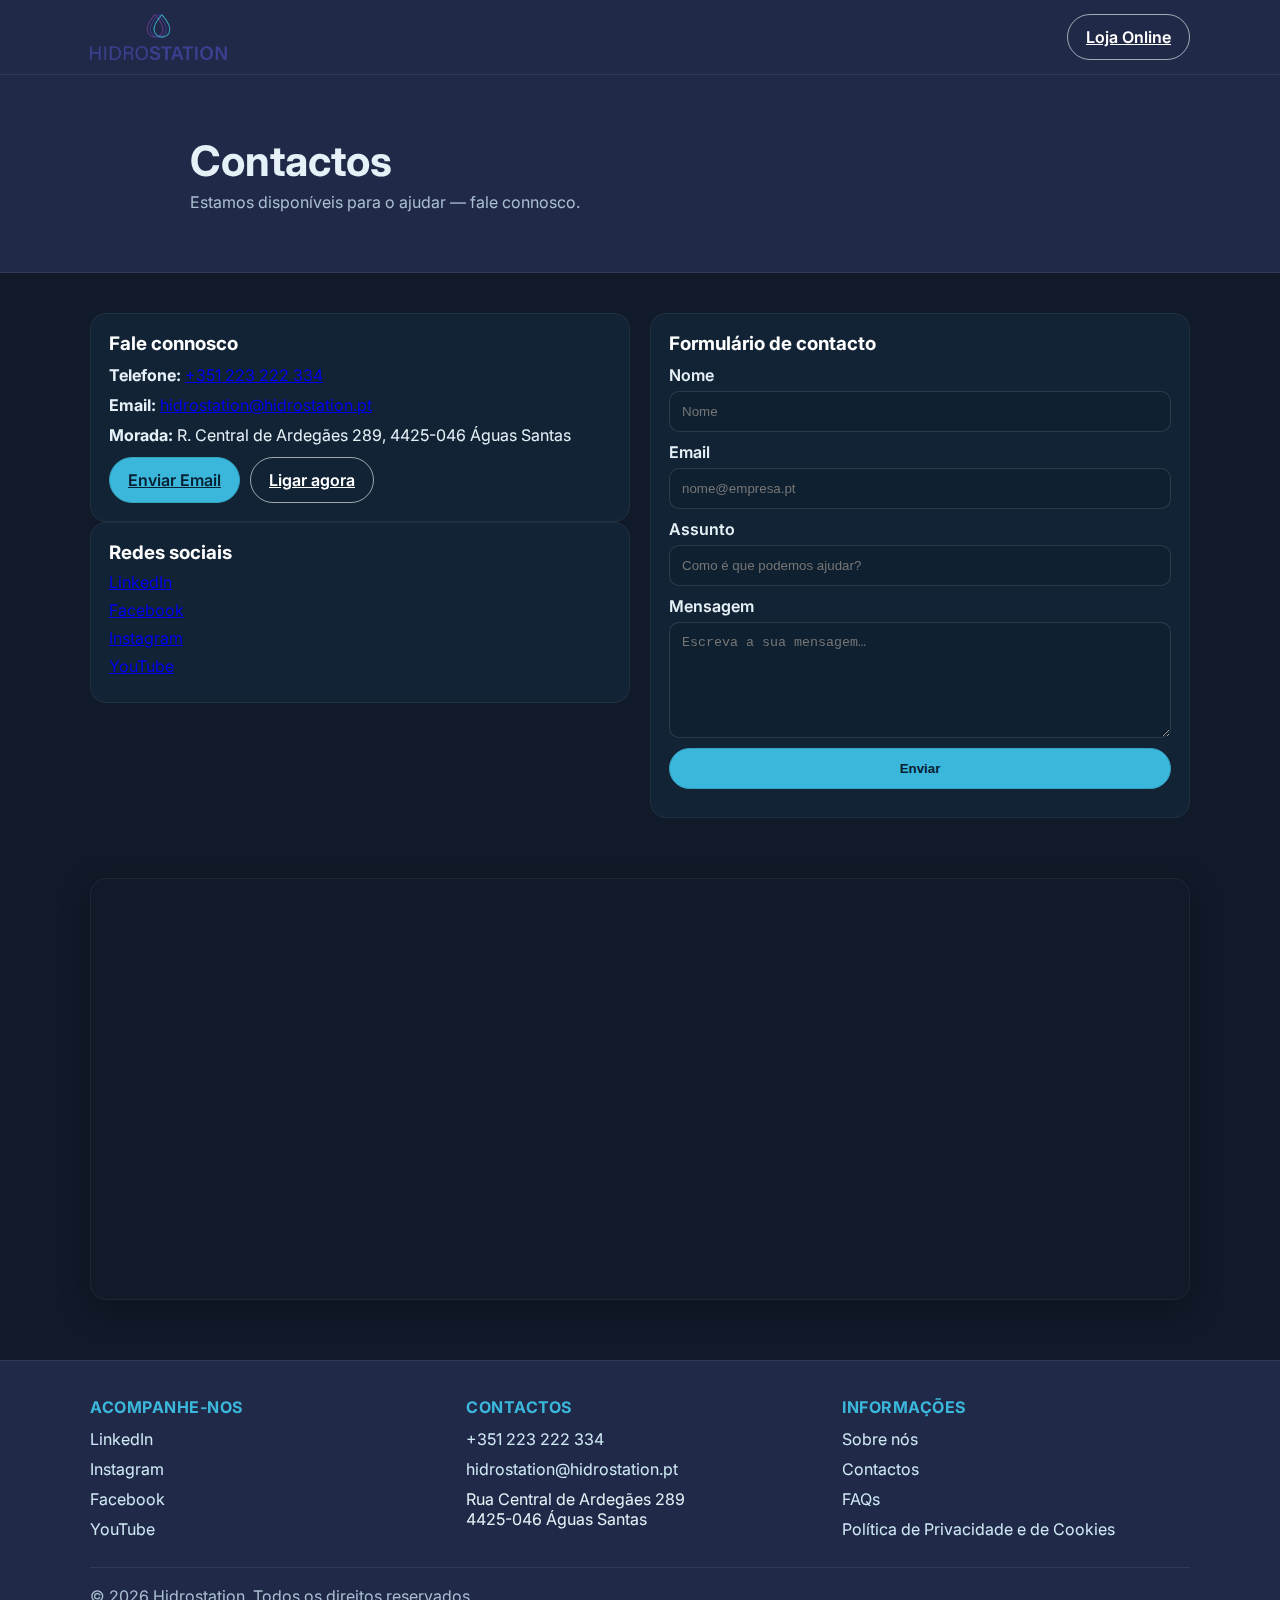
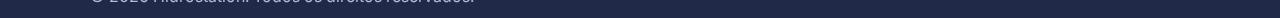
<file: contactos.html>
<!doctype html>
<html lang="pt-PT">
<head>
  <meta charset="utf-8">
  <meta name="viewport" content="width=device-width, initial-scale=1">
  <title>Contactos — Hidrostation</title>
  <meta name="description" content="Contacte a Hidrostation: telefone, email, morada e formulário de contacto.">
  <link href="https://fonts.googleapis.com/css2?family=Inter:wght@400;600;700&display=swap" rel="stylesheet">
  <link rel="stylesheet" href="styles.css">
  <script defer src="script.js"></script>
</head>
<body>
  <header class="site-header">
    <div class="container header-inner">
      <a class="brand" href="index.html" aria-label="Hidrostation">
        <img src="assets/logo.png" alt="Hidrostation" class="logo">
      </a>
      <nav class="nav">
        <a href="https://www.store.hidrostation.pt/" class="btn btn-outline" rel="noopener">Loja Online</a>
      </nav>
    </div>
  </header>

  <main>
    <!-- Sub-hero -->
    <section class="sub-hero">
      <div class="container sub-hero-inner">
        <h1>Contactos</h1>
        <p>Estamos disponíveis para o ajudar — fale connosco.</p>
      </div>
    </section>

    <section class="contact-grid">
      <div class="container grid">
        <div class="col info">
          <div class="card soft">
            <h3>Fale connosco</h3>
            <ul class="contact-list">
              <li><strong>Telefone:</strong> <a href="tel:+351223222334">+351 223 222 334</a></li>
              <li><strong>Email:</strong> <a href="mailto:hidrostation@hidrostation.pt">hidrostation@hidrostation.pt</a></li>
              <li><strong>Morada:</strong> R. Central de Ardegães 289, 4425-046 Águas Santas</li>
            </ul>
            <div class="quick-actions">
              <a class="btn btn-primary" href="mailto:hidrostation@hidrostation.pt">Enviar Email</a>
              <a class="btn btn-outline" href="tel:+351223222334">Ligar agora</a>
            </div>
          </div>

          <div class="card soft">
            <h3>Redes sociais</h3>
            <ul class="social-list">
              <li><a href="https://www.linkedin.com/company/hidrostation/" rel="noopener">LinkedIn</a></li>
              <li><a href="https://www.facebook.com/61559501935519/" rel="noopener">Facebook</a></li>
              <li><a href="https://www.instagram.com/" rel="noopener">Instagram</a></li>
              <li><a href="https://www.youtube.com/" rel="noopener">YouTube</a></li>
            </ul>
          </div>
        </div>

        <div class="col form">
          <div class="card soft">
            <h3>Formulário de contacto</h3>
            <form class="contact-form" action="mailto:hidrostation@hidrostation.pt" method="post" enctype="text/plain">
              <div class="row">
                <label for="nome">Nome</label>
                <input id="nome" name="Nome" type="text" placeholder="Nome" required>
              </div>
              <div class="row">
                <label for="email">Email</label>
                <input id="email" name="Email" type="email" placeholder="nome@empresa.pt" required>
              </div>
              <div class="row">
                <label for="assunto">Assunto</label>
                <input id="assunto" name="Assunto" type="text" placeholder="Como é que podemos ajudar?" required>
              </div>
              <div class="row">
                <label for="mensagem">Mensagem</label>
                <textarea id="mensagem" name="Mensagem" rows="6" placeholder="Escreva a sua mensagem…" required></textarea>
              </div>
              <div class="row">
                <button type="submit" class="btn btn-primary">Enviar</button>
              </div>
              
            </form>
          </div>
        </div>
      </div>
    </section>

    <section class="map">
      <div class="container">
        <div class="map-embed">
          <iframe
            title="Localização Hidrostation"
            src="https://www.google.com/maps?q=R.%20Central%20de%20Ardeg%C3%A3es%20289,%204425-046%20%C3%81guas%20Santas&output=embed"
            loading="lazy" referrerpolicy="no-referrer-when-downgrade">
          </iframe>
        </div>
      </div>
    </section>
  </main>

  <footer id="footer" class="site-footer">
    <div class="container footer-grid">
      <section class="footer-col">
        <h4>ACOMPANHE-NOS</h4>
        <ul>
          <li><a href="https://www.linkedin.com/company/hidrostation/" rel="noopener">LinkedIn</a></li>
          <li><a href="https://www.instagram.com/" rel="noopener">Instagram</a></li>
          <li><a href="https://www.facebook.com/61559501935519/" rel="noopener">Facebook</a></li>
          <li><a href="https://www.youtube.com/" rel="noopener">YouTube</a></li>
        </ul>
      </section>
      <section class="footer-col">
        <h4>CONTACTOS</h4>
        <ul>
          <li><a href="tel:+351223222334">+351 223 222 334</a></li>
          <li><a href="mailto:hidrostation@hidrostation.pt">hidrostation@hidrostation.pt</a></li>
          <li>Rua Central de Ardegães 289<br>4425-046 Águas Santas</li>
        </ul>
      </section>
      <section class="footer-col">
        <h4>INFORMAÇÕES</h4>
        <ul>
          <li><a href="sobre-nos.html">Sobre nós</a></li>
          <li><a href="contactos.html">Contactos</a></li>
          <li><a href="faqs.html">FAQs</a></li>
          <li><a href="politica-privacidade.html">Política de Privacidade e de Cookies</a></li>
        </ul>
      </section>
    </div>
    <div class="container footer-bottom">
      <p>© <span id="year"></span> Hidrostation. Todos os direitos reservados.</p>
    </div>
  </footer>
</body>
</html>
</file>
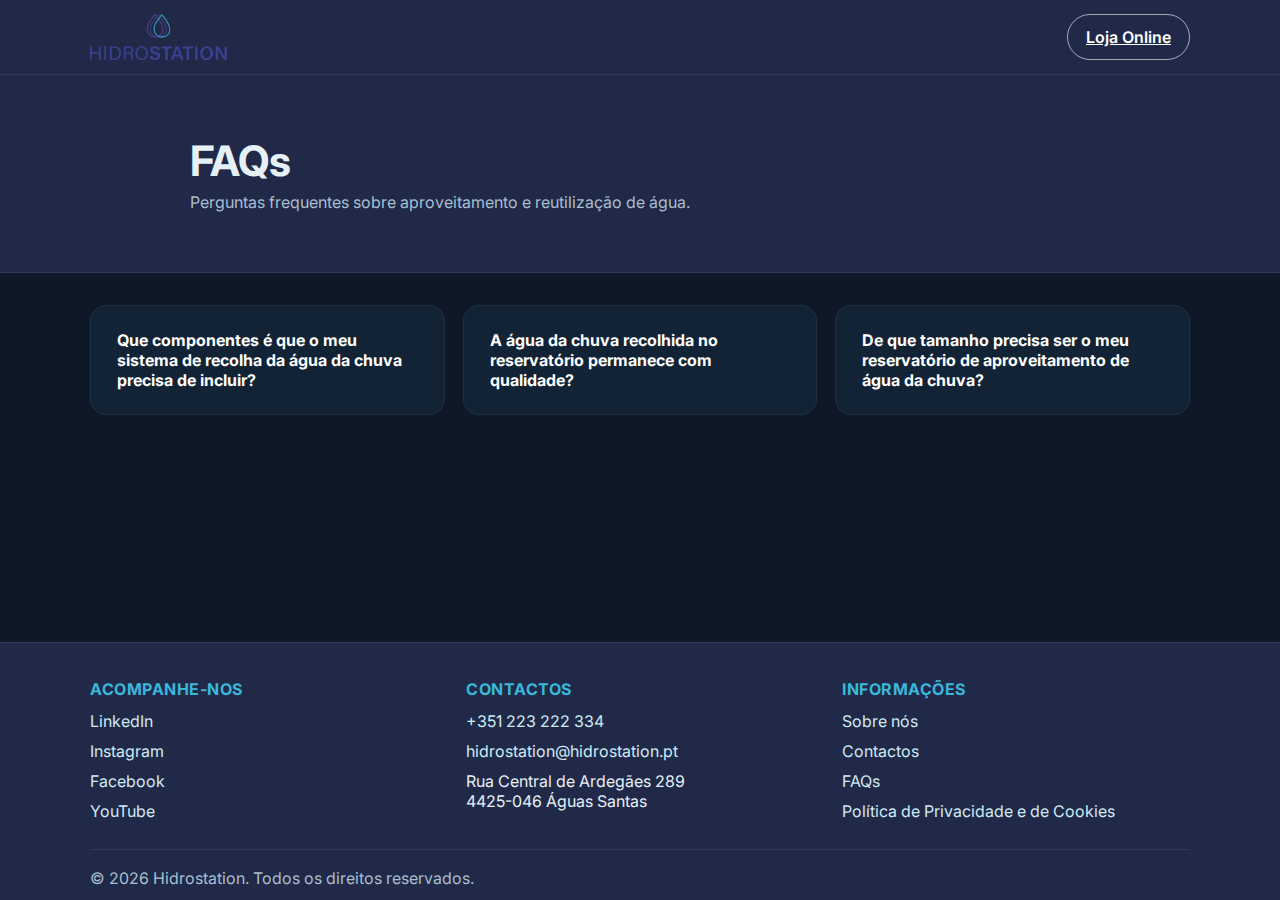
<file: faqs.html>
<!doctype html>
<html lang="pt-PT">
<head>
  <meta charset="utf-8">
  <meta name="viewport" content="width=device-width, initial-scale=1">
  <title>FAQs — Hidrostation</title>
  <meta name="description" content="Perguntas frequentes sobre sistemas de aproveitamento de água da chuva.">
  <link href="https://fonts.googleapis.com/css2?family=Inter:wght@400;600;700&display=swap" rel="stylesheet">
  <link rel="stylesheet" href="styles.css">
  <script defer src="script.js"></script>
</head>
<body>
  <header class="site-header">
    <div class="container header-inner">
      <a class="brand" href="index.html" aria-label="Hidrostation">
        <img src="assets/logo.png" alt="Hidrostation" class="logo">
      </a>
      <nav class="nav">
        <a href="https://www.store.hidrostation.pt/" class="btn btn-outline" rel="noopener">Loja Online</a>
      </nav>
    </div>
  </header>

  <main>
    <section class="sub-hero">
      <div class="container sub-hero-inner">
        <h1>FAQs</h1>
        <p>Perguntas frequentes sobre aproveitamento e reutilização de água.</p>
      </div>
    </section>

    <section class="faqs">
      <div class="container faqs-grid">
        <!-- Card 1 -->
        <article class="faq-card">
          <details>
            <summary>Que componentes é que o meu sistema de recolha da água da chuva precisa de incluir?</summary>
            <div class="answer">
              <p>Soluções muito simples e de baixo custo são tudo o que é necessário para regar jardins. Se tiver um grande jardim que necessite de muita água ou quiser utilizar água da chuva também na sua casa, recomendamos um sistema subterrâneo (por exemplo, casa de quilates e pacote de jardim). Deve sempre instalar um filtro a montante do reservatório. Para extrair água do tanque precisará de uma bomba, instalada ou no jardim ou, se equipada com uma função de arranque-paragem automática, no tanque.</p>
              <p>Os sistemas para utilização em casa precisam de obras de água domésticas, que abastecem os consumidores com água da chuva através de uma segunda rede de abastecimento. Se o reservatório estiver vazio, a rede de abastecimento de água doméstica abastece automaticamente a rede de abastecimento. Recomendamos a utilização de um filtro fino de fluxo reversível para a melhor qualidade da água.</p>
            </div>
          </details>
        </article>

        <!-- Card 2 -->
        <article class="faq-card">
          <details>
            <summary>A água da chuva recolhida no reservatório permanece com qualidade?</summary>
            <div class="answer">
              <p>Um reservatório subterrâneo é ideal para armazenar a água da chuva porque o solo protege o tanque da luz e do calor. A temperatura da água do reservatório subterrâneo só atinge 6 a 8° C durante todo o ano. Algas e microorganismos não se podem formar devido à escuridão e temperatura, assegurando uma qualidade de água consistente.</p>
              <p>Também se deve assegurar que um reservatório de aproveitamento de água da chuva acima do solo seja o mais opaco possível. Para evitar o aquecimento excessivo da água, esta deve ser instalada fora da luz solar direta.</p>
            </div>
          </details>
        </article>

        <!-- Card 3 -->
        <article class="faq-card">
          <details>
            <summary>De que tamanho precisa ser o meu reservatório de aproveitamento de água da chuva?</summary>
            <div class="answer">
              <p>O tamanho de um reservatório de aproveitamento de água da chuva é basicamente determinado por três fatores:</p>
              <ol>
                <li>Precipitação local</li>
                <li>Zona de captação de chuva</li>
                <li>Procura de água da chuva</li>
              </ol>
            </div>
          </details>
        </article>
      </div>
    </section>
  </main>

  <footer id="footer" class="site-footer">
    <div class="container footer-grid">
      <section class="footer-col">
        <h4>ACOMPANHE-NOS</h4>
        <ul>
          <li><a href="https://www.linkedin.com/company/hidrostation/" rel="noopener">LinkedIn</a></li>
          <li><a href="https://www.instagram.com/" rel="noopener">Instagram</a></li>
          <li><a href="https://www.facebook.com/61559501935519/" rel="noopener">Facebook</a></li>
          <li><a href="https://www.youtube.com/" rel="noopener">YouTube</a></li>
        </ul>
      </section>
      <section class="footer-col">
        <h4>CONTACTOS</h4>
        <ul>
          <li><a href="tel:+351223222334">+351 223 222 334</a></li>
          <li><a href="mailto:hidrostation@hidrostation.pt">hidrostation@hidrostation.pt</a></li>
          <li>Rua Central de Ardegães 289<br>4425-046 Águas Santas</li>
        </ul>
      </section>
      <section class="footer-col">
        <h4>INFORMAÇÕES</h4>
        <ul>
          <li><a href="sobre-nos.html">Sobre nós</a></li>
          <li><a href="contactos.html">Contactos</a></li>
          <li><a href="faqs.html">FAQs</a></li>
          <li><a href="politica-privacidade.html">Política de Privacidade e de Cookies</a></li>
        </ul>
      </section>
    </div>
    <div class="container footer-bottom">
      <p>© <span id="year"></span> Hidrostation. Todos os direitos reservados.</p>
    </div>
  </footer>
</body>
</html>
</file>
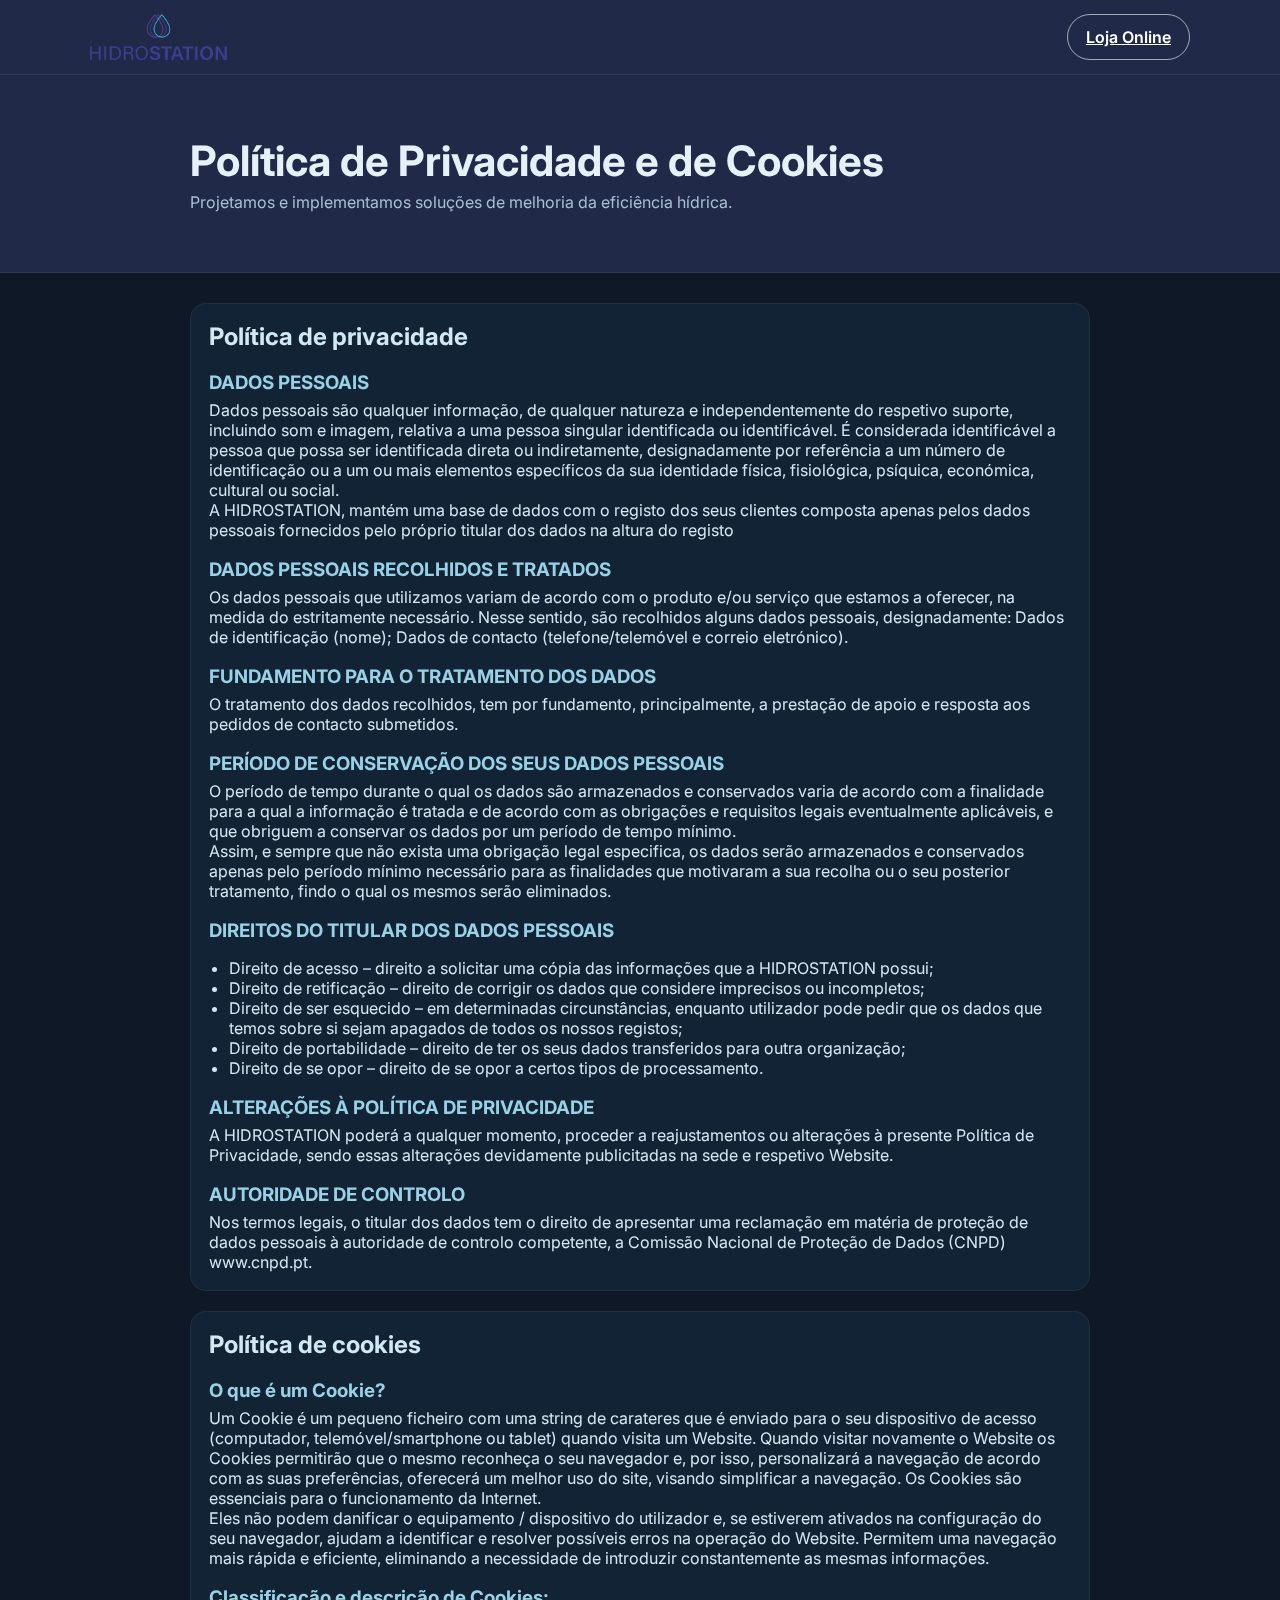
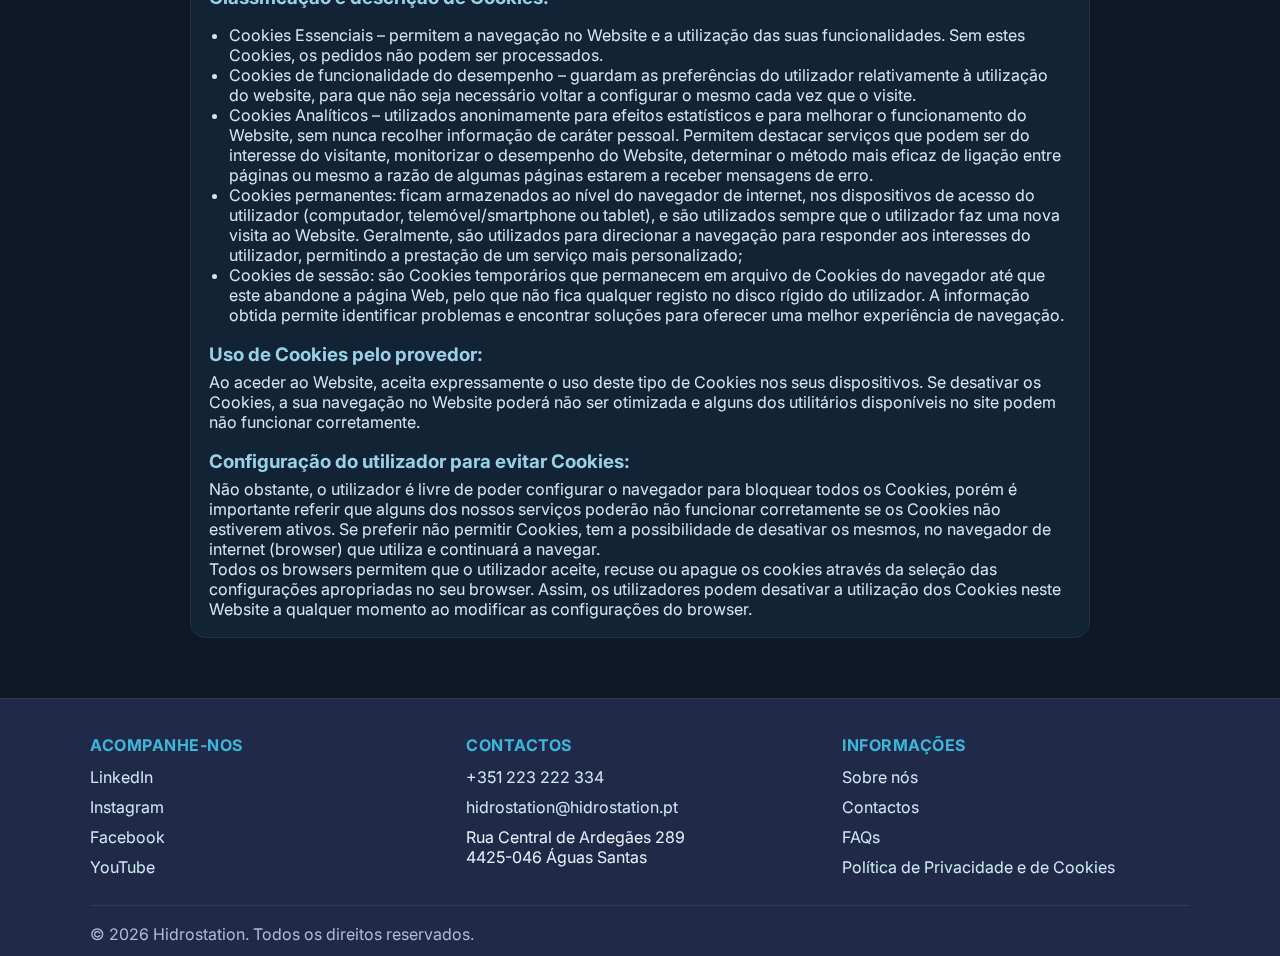
<file: politica-privacidade.html>
<!doctype html>
<html lang="pt-PT">
<head>
  <meta charset="utf-8">
  <meta name="viewport" content="width=device-width, initial-scale=1">
  <title>Política de Privacidade e de Cookies — Hidrostation</title>
  <meta name="description" content="Política de privacidade e de cookies da Hidrostation.">
  <link href="https://fonts.googleapis.com/css2?family=Inter:wght@400;600;700&display=swap" rel="stylesheet">
  <link rel="stylesheet" href="styles.css">
  <script defer src="script.js"></script>
</head>
<body>
  <header class="site-header">
    <div class="container header-inner">
      <a class="brand" href="index.html" aria-label="Hidrostation">
        <img src="assets/logo.png" alt="Hidrostation" class="logo">
      </a>
      <nav class="nav">
        <a href="https://www.store.hidrostation.pt/" class="btn btn-outline" rel="noopener">Loja Online</a>
      </nav>
    </div>
  </header>

  <main>
    <section class="sub-hero">
      <div class="container sub-hero-inner">
        <h1>Política de Privacidade e de Cookies</h1>
        <p>Projetamos e implementamos soluções de melhoria da eficiência hídrica.</p>
      </div>
    </section>

    <section class="policy">
      <div class="container policy-inner">
        <article class="card soft">
          <h2>Política de privacidade</h2>
          <h3>DADOS PESSOAIS</h3>
          <p>Dados pessoais são qualquer informação, de qualquer natureza e independentemente do respetivo suporte, incluindo som e imagem, relativa a uma pessoa singular identificada ou identificável. É considerada identificável a pessoa que possa ser identificada direta ou indiretamente, designadamente por referência a um número de identificação ou a um ou mais elementos específicos da sua identidade física, fisiológica, psíquica, económica, cultural ou social.</p>
          <p>A HIDROSTATION, mantém uma base de dados com o registo dos seus clientes composta apenas pelos dados pessoais fornecidos pelo próprio titular dos dados na altura do registo</p>

          <h3>DADOS PESSOAIS RECOLHIDOS E TRATADOS</h3>
          <p>Os dados pessoais que utilizamos variam de acordo com o produto e/ou serviço que estamos a oferecer, na medida do estritamente necessário. Nesse sentido, são recolhidos alguns dados pessoais, designadamente: Dados de identificação (nome); Dados de contacto (telefone/telemóvel e correio eletrónico).</p>

          <h3>FUNDAMENTO PARA O TRATAMENTO DOS DADOS</h3>
          <p>O tratamento dos dados recolhidos, tem por fundamento, principalmente, a prestação de apoio e resposta aos pedidos de contacto submetidos.</p>

          <h3>PERÍODO DE CONSERVAÇÃO DOS SEUS DADOS PESSOAIS</h3>
          <p>O período de tempo durante o qual os dados são armazenados e conservados varia de acordo com a finalidade para a qual a informação é tratada e de acordo com as obrigações e requisitos legais eventualmente aplicáveis, e que obriguem a conservar os dados por um período de tempo mínimo.</p>
          <p>Assim, e sempre que não exista uma obrigação legal especifica, os dados serão armazenados e conservados apenas pelo período mínimo necessário para as finalidades que motivaram a sua recolha ou o seu posterior tratamento, findo o qual os mesmos serão eliminados.</p>

          <h3>DIREITOS DO TITULAR DOS DADOS PESSOAIS</h3>
          <ul>
            <li>Direito de acesso – direito a solicitar uma cópia das informações que a HIDROSTATION possui;</li><li>Direito de retificação – direito de corrigir os dados que considere imprecisos ou incompletos;</li><li>Direito de ser esquecido – em determinadas circunstâncias, enquanto utilizador pode pedir que os dados que temos sobre si sejam apagados de todos os nossos registos;</li><li>Direito de portabilidade – direito de ter os seus dados transferidos para outra organização;</li><li>Direito de se opor – direito de se opor a certos tipos de processamento.</li>
          </ul>

          <h3>ALTERAÇÕES À POLÍTICA DE PRIVACIDADE</h3>
          <p>A HIDROSTATION poderá a qualquer momento, proceder a reajustamentos ou alterações à presente Política de Privacidade, sendo essas alterações devidamente publicitadas na sede e respetivo Website.</p>

          <h3>AUTORIDADE DE CONTROLO</h3>
          <p>Nos termos legais, o titular dos dados tem o direito de apresentar uma reclamação em matéria de proteção de dados pessoais à autoridade de controlo competente, a Comissão Nacional de Proteção de Dados (CNPD) www.cnpd.pt.</p>
        </article>

        <article class="card soft">
          <h2>Política de cookies</h2>
          <h3>O que é um Cookie?</h3>
          <p>Um Cookie é um pequeno ficheiro com uma string de carateres que é enviado para o seu dispositivo de acesso (computador, telemóvel/smartphone ou tablet) quando visita um Website. Quando visitar novamente o Website os Cookies permitirão que o mesmo reconheça o seu navegador e, por isso, personalizará a navegação de acordo com as suas preferências, oferecerá um melhor uso do site, visando simplificar a navegação. Os Cookies são essenciais para o funcionamento da Internet.</p>
          <p>Eles não podem danificar o equipamento / dispositivo do utilizador e, se estiverem ativados na configuração do seu navegador, ajudam a identificar e resolver possíveis erros na operação do Website. Permitem uma navegação mais rápida e eficiente, eliminando a necessidade de introduzir constantemente as mesmas informações.</p>

          <h3>Classificação e descrição de Cookies:</h3>
          <ul>
            <li>Cookies Essenciais – permitem a navegação no Website e a utilização das suas funcionalidades. Sem estes Cookies, os pedidos não podem ser processados.</li><li>Cookies de funcionalidade do desempenho – guardam as preferências do utilizador relativamente à utilização do website, para que não seja necessário voltar a configurar o mesmo cada vez que o visite.</li><li>Cookies Analíticos – utilizados anonimamente para efeitos estatísticos e para melhorar o funcionamento do Website, sem nunca recolher informação de caráter pessoal. Permitem destacar serviços que podem ser do interesse do visitante, monitorizar o desempenho do Website, determinar o método mais eficaz de ligação entre páginas ou mesmo a razão de algumas páginas estarem a receber mensagens de erro.</li><li>Cookies permanentes: ficam armazenados ao nível do navegador de internet, nos dispositivos de acesso do utilizador (computador, telemóvel/smartphone ou tablet), e são utilizados sempre que o utilizador faz uma nova visita ao Website. Geralmente, são utilizados para direcionar a navegação para responder aos interesses do utilizador, permitindo a prestação de um serviço mais personalizado;</li><li>Cookies de sessão: são Cookies temporários que permanecem em arquivo de Cookies do navegador até que este abandone a página Web, pelo que não fica qualquer registo no disco rígido do utilizador. A informação obtida permite identificar problemas e encontrar soluções para oferecer uma melhor experiência de navegação.</li>
          </ul>

          <h3>Uso de Cookies pelo provedor:</h3>
          <p>Ao aceder ao Website, aceita expressamente o uso deste tipo de Cookies nos seus dispositivos. Se desativar os Cookies, a sua navegação no Website poderá não ser otimizada e alguns dos utilitários disponíveis no site podem não funcionar corretamente.</p>

          <h3>Configuração do utilizador para evitar Cookies:</h3>
          <p>Não obstante, o utilizador é livre de poder configurar o navegador para bloquear todos os Cookies, porém é importante referir que alguns dos nossos serviços poderão não funcionar corretamente se os Cookies não estiverem ativos. Se preferir não permitir Cookies, tem a possibilidade de desativar os mesmos, no navegador de internet (browser) que utiliza e continuará a navegar.</p>
          <p>Todos os browsers permitem que o utilizador aceite, recuse ou apague os cookies através da seleção das configurações apropriadas no seu browser. Assim, os utilizadores podem desativar a utilização dos Cookies neste Website a qualquer momento ao modificar as configurações do browser.</p>
        </article>
      </div>
    </section>
  </main>

  <footer id="footer" class="site-footer">
    <div class="container footer-grid">
      <section class="footer-col">
        <h4>ACOMPANHE-NOS</h4>
        <ul>
          <li><a href="https://www.linkedin.com/company/hidrostation/" rel="noopener">LinkedIn</a></li>
          <li><a href="https://www.instagram.com/" rel="noopener">Instagram</a></li>
          <li><a href="https://www.facebook.com/61559501935519/" rel="noopener">Facebook</a></li>
          <li><a href="https://www.youtube.com/" rel="noopener">YouTube</a></li>
        </ul>
      </section>
      <section class="footer-col">
        <h4>CONTACTOS</h4>
        <ul>
          <li><a href="tel:+351223222334">+351 223 222 334</a></li>
          <li><a href="mailto:hidrostation@hidrostation.pt">hidrostation@hidrostation.pt</a></li>
          <li>Rua Central de Ardegães 289<br>4425-046 Águas Santas</li>
        </ul>
      </section>
      <section class="footer-col">
        <h4>INFORMAÇÕES</h4>
        <ul>
          <li><a href="sobre-nos.html">Sobre nós</a></li>
          <li><a href="contactos.html">Contactos</a></li>
          <li><a href="faqs.html">FAQs</a></li>
          <li><a href="politica-privacidade.html">Política de Privacidade e de Cookies</a></li>
        </ul>
      </section>
    </div>
    <div class="container footer-bottom">
      <p>© <span id="year"></span> Hidrostation. Todos os direitos reservados.</p>
    </div>
  </footer>
</body>
</html>
</file>
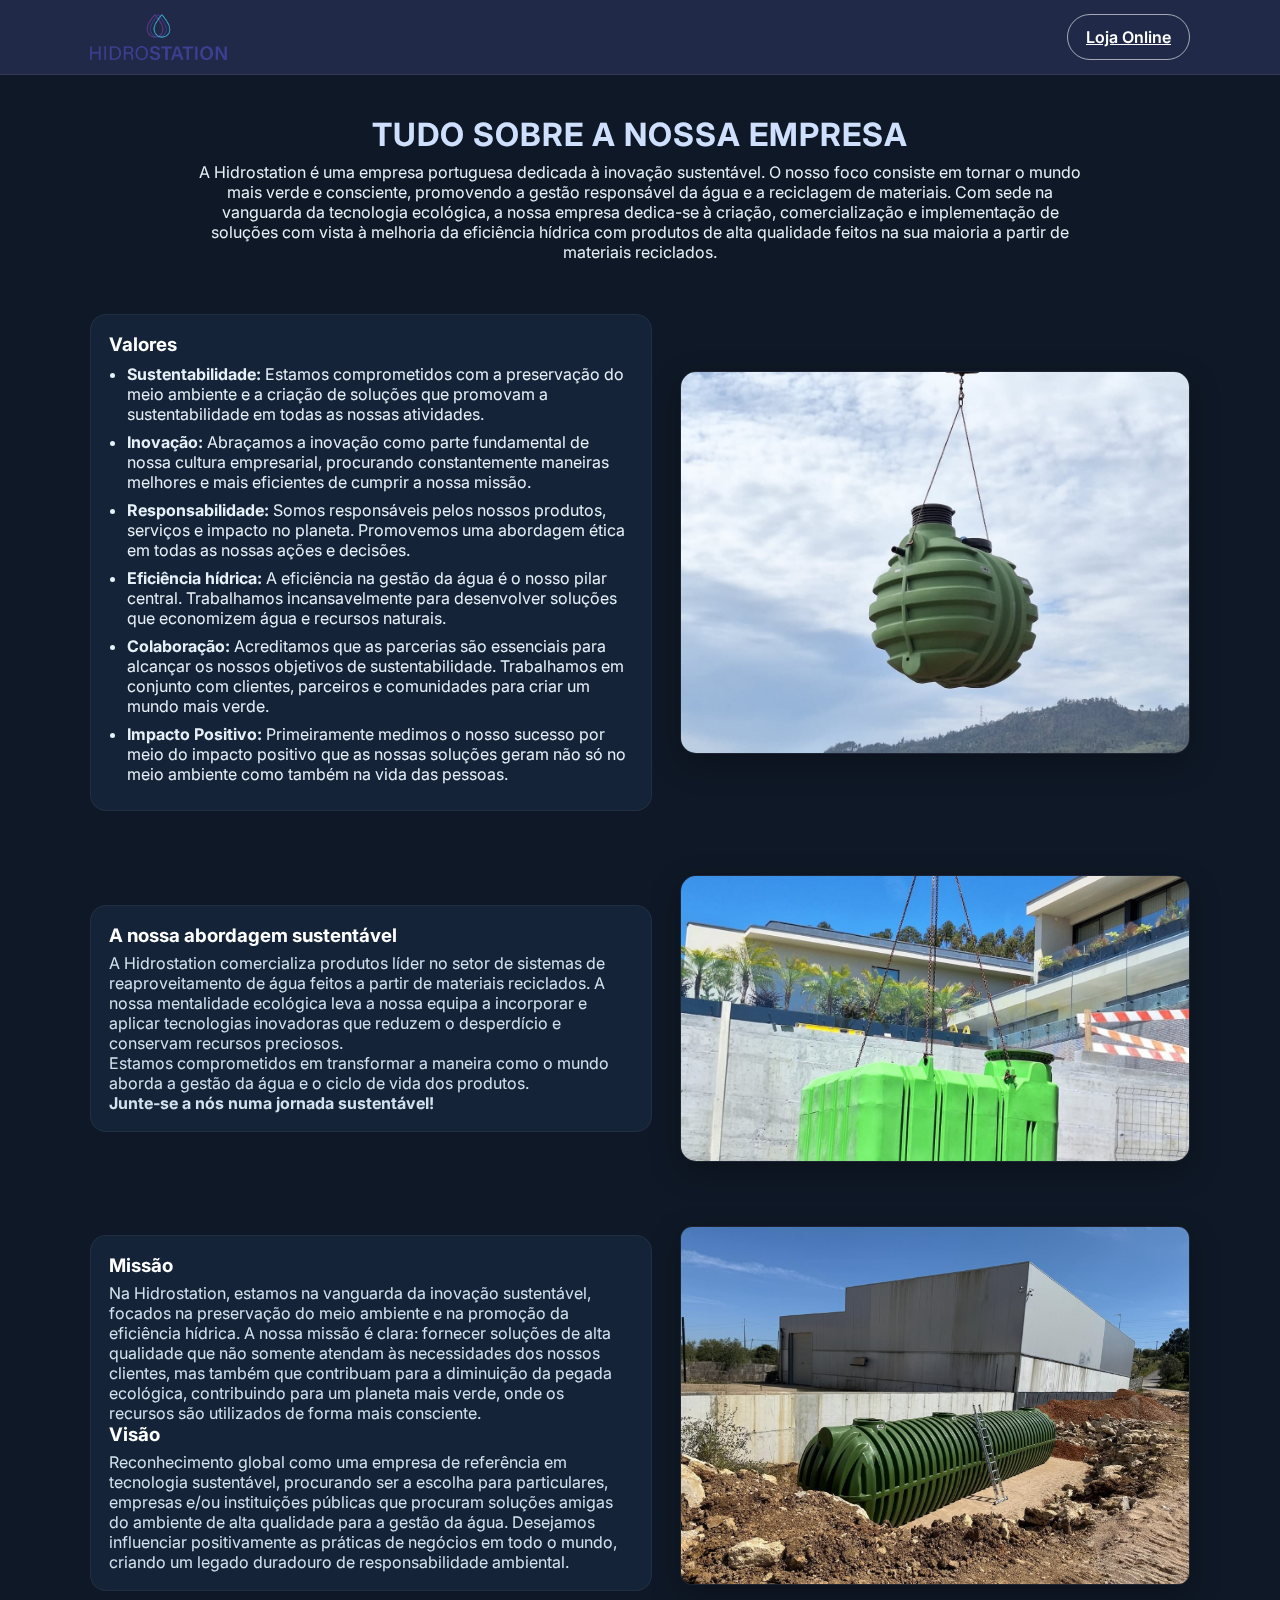
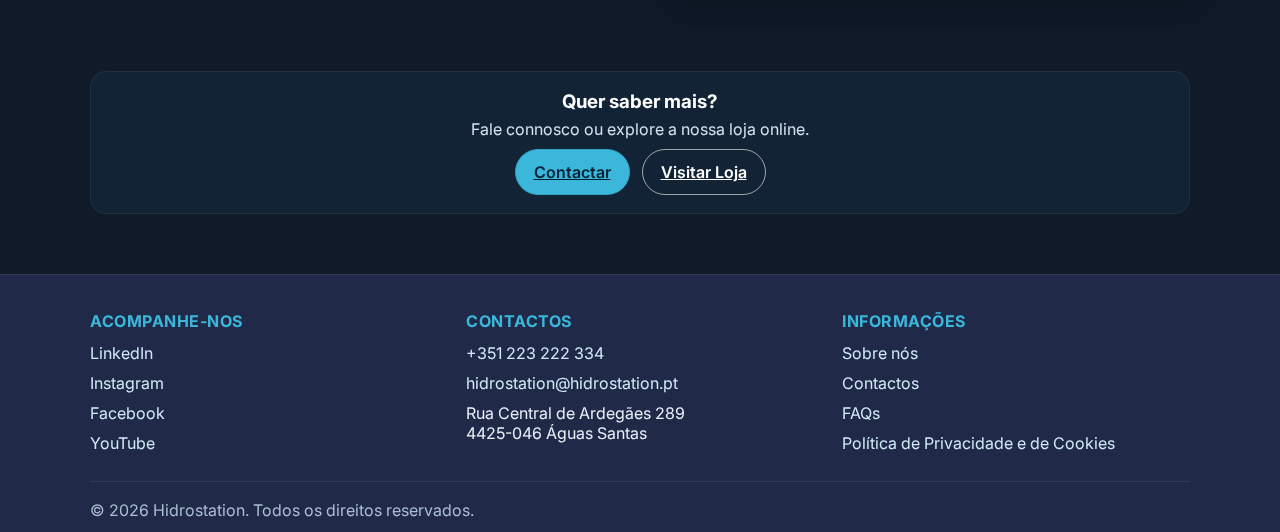
<file: sobre-nos.html>
<!doctype html>
<html lang="pt-PT">
<head>
  <meta charset="utf-8">
  <meta name="viewport" content="width=device-width, initial-scale=1">
  <title>Sobre nós — Hidrostation</title>
  <meta name="description" content="Conheça a Hidrostation: quem somos, missão, visão, valores e o que fazemos.">
  <link href="https://fonts.googleapis.com/css2?family=Inter:wght@400;600;700&display=swap" rel="stylesheet">
  <link rel="stylesheet" href="styles.css">
  <script defer src="script.js"></script>
</head>
<body>
  <header class="site-header">
    <div class="container header-inner">
      <a class="brand" href="index.html" aria-label="Hidrostation">
        <img src="assets/logo.png" alt="Hidrostation" class="logo">
      </a>
      <nav class="nav">
        <a href="https://www.store.hidrostation.pt/" class="btn btn-outline" rel="noopener">Loja Online</a>
      </nav>
    </div>
  </header>

  
  <main>
    <!-- Intro hero-like section (texto apenas) -->
    <section class="about-intro-hero">
      <div class="container about-intro-hero-inner">
        <h1>TUDO SOBRE A NOSSA EMPRESA</h1>
        <p>A Hidrostation é uma empresa portuguesa dedicada à inovação sustentável. O nosso foco consiste em tornar o mundo mais verde e consciente, promovendo a gestão responsável da água e a reciclagem de materiais. Com sede na vanguarda da tecnologia ecológica, a nossa empresa dedica-se à criação, comercialização e implementação de soluções com vista à melhoria da eficiência hídrica com produtos de alta qualidade feitos na sua maioria a partir de materiais reciclados.</p>
      </div>
    </section>

    <!-- Bloco 1: Valores + imagem (imagem à direita) -->
    <section class="about-split clean">
      <div class="container split-inner">
        <div class="about-copy card soft light">
          <h3>Valores</h3>
          <ul class="bullets light">
            <li><strong>Sustentabilidade:</strong> Estamos comprometidos com a preservação do meio ambiente e a criação de soluções que promovam a sustentabilidade em todas as nossas atividades.</li>
            <li><strong>Inovação:</strong> Abraçamos a inovação como parte fundamental de nossa cultura empresarial, procurando constantemente maneiras melhores e mais eficientes de cumprir a nossa missão.</li>
            <li><strong>Responsabilidade:</strong> Somos responsáveis pelos nossos produtos, serviços e impacto no planeta. Promovemos uma abordagem ética em todas as nossas ações e decisões.</li>
            <li><strong>Eficiência hídrica:</strong> A eficiência na gestão da água é o nosso pilar central. Trabalhamos incansavelmente para desenvolver soluções que economizem água e recursos naturais.</li>
            <li><strong>Colaboração:</strong> Acreditamos que as parcerias são essenciais para alcançar os nossos objetivos de sustentabilidade. Trabalhamos em conjunto com clientes, parceiros e comunidades para criar um mundo mais verde.</li>
            <li><strong>Impacto Positivo:</strong> Primeiramente medimos o nosso sucesso por meio do impacto positivo que as nossas soluções geram não só no meio ambiente como também na vida das pessoas.</li>
          </ul>
        </div>
        <div class="about-image ratio-4x3">
          <img src="assets/gallery-obra-2.jpg" alt="Depósito em transporte sobre o Douro">
        </div>
      </div>
    </section>

    <!-- Bloco 2: Abordagem sustentável + imagem (imagem à direita) -->
    <section class="about-split clean">
      <div class="container split-inner">
        <div class="about-copy card soft light">
          <h3>A nossa abordagem sustentável</h3>
          <p>A Hidrostation comercializa produtos líder no setor de sistemas de reaproveitamento de água feitos a partir de materiais reciclados. A nossa mentalidade ecológica leva a nossa equipa a incorporar e aplicar tecnologias inovadoras que reduzem o desperdício e conservam recursos preciosos.</p>
          <p>Estamos comprometidos em transformar a maneira como o mundo aborda a gestão da água e o ciclo de vida dos produtos.</p>
          <p><strong>Junte‑se a nós numa jornada sustentável!</strong></p>
        </div>
        <div class="about-image ratio-16x9">
          <img src="assets/gallery-obra-3.jpg" alt="Sistema modular de retenção de águas pluviais">
        </div>
      </div>
    </section>

    <!-- Bloco 3: Missão e Visão + imagens múltiplas à direita -->
    <section class="about-split clean">
      <div class="container split-inner">
        <div class="about-copy card soft light">
          <h3>Missão</h3>
          <p>Na Hidrostation, estamos na vanguarda da inovação sustentável, focados na preservação do meio ambiente e na promoção da eficiência hídrica. A nossa missão é clara: fornecer soluções de alta qualidade que não somente atendam às necessidades dos nossos clientes, mas também que contribuam para a diminuição da pegada ecológica, contribuindo para um planeta mais verde, onde os recursos são utilizados de forma mais consciente.</p>
          <h3>Visão</h3>
          <p>Reconhecimento global como uma empresa de referência em tecnologia sustentável, procurando ser a escolha para particulares, empresas e/ou instituições públicas que procuram soluções amigas do ambiente de alta qualidade para a gestão da água. Desejamos influenciar positivamente as práticas de negócios em todo o mundo, criando um legado duradouro de responsabilidade ambiental.</p>
        </div>
        
        
        <div class="about-collage vstack">
          <img class="collage-main" src="assets/gallery-obra-1.jpg" alt="Instalação de reservatório subterrâneo">
        </div>
    
    
        </div>
      </div>
    </section>

    <!-- CTA -->
    <section class="about-cta">
      <div class="container about-cta-inner card soft">
        <h3>Quer saber mais?</h3>
        <p>Fale connosco ou explore a nossa loja online.</p>
        <div class="cta-row">
          <a class="btn btn-primary" href="contactos.html">Contactar</a>
          <a class="btn btn-outline" href="https://www.store.hidrostation.pt/" rel="noopener">Visitar Loja</a>
        </div>
      </div>
    </section>
  </main>


  <footer id="footer" class="site-footer">
    <div class="container footer-grid">
      <section class="footer-col">
        <h4>ACOMPANHE-NOS</h4>
        <ul>
          <li><a href="https://www.linkedin.com/company/hidrostation/" rel="noopener">LinkedIn</a></li>
          <li><a href="https://www.instagram.com/" rel="noopener">Instagram</a></li>
          <li><a href="https://www.facebook.com/61559501935519/" rel="noopener">Facebook</a></li>
          <li><a href="https://www.youtube.com/" rel="noopener">YouTube</a></li>
        </ul>
      </section>
      <section class="footer-col">
        <h4>CONTACTOS</h4>
        <ul>
          <li><a href="tel:+351223222334">+351 223 222 334</a></li>
          <li><a href="mailto:hidrostation@hidrostation.pt">hidrostation@hidrostation.pt</a></li>
          <li>Rua Central de Ardegães 289<br>4425-046 Águas Santas</li>
        </ul>
      </section>
      <section class="footer-col">
        <h4>INFORMAÇÕES</h4>
        <ul>
          <li><a href="sobre-nos.html">Sobre nós</a></li>
          <li><a href="contactos.html">Contactos</a></li>
          <li><a href="faqs.html">FAQs</a></li>
          <li><a href="politica-privacidade.html">Política de Privacidade e de Cookies</a></li>
        </ul>
      </section>
    </div>
    <div class="container footer-bottom">
      <p>© <span id="year"></span> Hidrostation. Todos os direitos reservados.</p>
    </div>
  </footer>
</body>
</html>
</file>
<file: styles.css>
:root{
  --txt:#e6f0f7; --muted:#a9bed0; --brand:#3bb7db; --brand-2:#35a2c2;
}
*{box-sizing:border-box}
html, body { height: 100%; }
html { background: #202948; }
body { margin: 0; background: #202948; overflow-x: hidden; }
.container{width:min(1100px,92%);margin-inline:auto;font-family:Inter,system-ui,sans-serif}

/* Header */
.site-header{position:sticky;top:0;z-index:50;background:#202948;border-bottom:1px solid rgba(255,255,255,.08)}
.header-inner{display:flex;justify-content:space-between;align-items:center;padding:14px 0}
.logo{height:46px;width:auto;display:block}
.nav .btn{margin-left:10px}

/* Single background for hero + features */
.mast{position:relative;background:url('assets/hero-bg.jpg') center center / cover no-repeat;min-height:100vh;padding-top:90px;padding-bottom:60px}
.mast .overlay{position:absolute;inset:0;background:linear-gradient(180deg, rgba(0,0,0,.45), rgba(0,0,0,.35));pointer-events:none}
.mast .hero, .mast .features{position:relative;z-index:1}

/* Hero */
.hero{text-align:center}
.hero-inner{max-width:800px;margin:0 auto}
.hero h1{font-size:clamp(32px,4vw,52px);line-height:1.1;margin:0 0 12px;color:#fff}
.hero p{margin:0 0 16px;color:#fff}
.cta-row{display:flex;justify-content:center;gap:12px;margin-top:10px}

/* Buttons */
.btn{display:inline-block;border:1px solid transparent;border-radius:999px;padding:12px 18px;font-weight:600;cursor:pointer;transition:.2s transform ease}
.btn:hover{transform:translateY(-1px)}
.btn-primary{background:var(--brand);color:#062133;border-color:var(--brand-2)}
.btn-outline{background:transparent;color:#fff;border-color:rgba(255,255,255,.6)}
.btn-ghost{background:transparent;color:#fff;border-color:transparent}

/* Features */
.features{padding:40px 0 80px}
.features-grid{display:grid;grid-template-columns:repeat(auto-fit,minmax(240px,1fr));gap:16px}
.card{background:rgba(18,37,54,.82);border:1px solid rgba(255,255,255,.06);border-radius:16px;padding:18px;backdrop-filter:saturate(1.1) blur(2px);color:#fff}
.card h3{margin:0 0 6px;color:#fff}
.card p{margin:0;color:#d4e2ee}

/* Footer */
.site-footer{background:#202948;border-top:1px solid rgba(255,255,255,.08);padding:36px 0 12px}
.footer-grid{display:grid;grid-template-columns:repeat(3,1fr);gap:28px;align-items:start}
.footer-col h4{color:var(--brand);margin:0 0 12px;letter-spacing:.5px}
.footer-col ul{list-style:none;margin:0;padding:0}
.footer-col li{margin:10px 0;color:#e6f0f7}
.footer-col a{color:#cfe9f5;text-decoration:none}
.footer-col a:hover{text-decoration:underline}
.footer-bottom{display:flex;justify-content:space-between;align-items:center;padding-top:18px;margin-top:18px;border-top:1px solid rgba(255,255,255,.08)}
.footer-bottom p{margin:0;color:#a9bed0}
@media (max-width:800px){.footer-grid{grid-template-columns:1fr}}

/* ---- Contact page styles ---- */
.sub-hero{background:#202948;padding:60px 0;border-bottom:1px solid rgba(255,255,255,.08)}
.sub-hero-inner{max-width:900px;margin:0 auto;text-align:left;color:#e6f0f7}
.sub-hero h1{margin:0 0 6px;font-size:clamp(28px,4vw,42px)}
.sub-hero p{margin:0;color:#a9bed0}

.contact-grid{background:#111a28;padding:40px 0 60px}
.contact-grid .grid{display:grid;grid-template-columns:1fr 1fr;gap:20px}
.card.soft{background:rgba(18,37,54,.9);border:1px solid rgba(255,255,255,.06);border-radius:16px;padding:18px;color:#e6f0f7}
.contact-list{list-style:none;margin:0;padding:0}
.contact-list li{margin:10px 0}
.social-list{list-style:none;margin:0;padding:0}
.social-list li{margin:8px 0}
.quick-actions{display:flex;gap:10px;margin-top:12px;flex-wrap:wrap}

.contact-form .row{display:flex;flex-direction:column;margin:10px 0}
.contact-form label{font-weight:600;margin-bottom:6px}
.contact-form input,
.contact-form textarea{border:1px solid rgba(255,255,255,.12);background:#0f2031;color:#e6f0f7;border-radius:10px;padding:12px;outline:none}
.contact-form input:focus,
.contact-form textarea:focus{border-color:#3bb7db;box-shadow:0 0 0 3px rgba(59,183,219,.2)}
.contact-form .form-note{color:#a9bed0;font-size:.9rem;margin-top:8px}

.map{background:#101a29;padding:0 0 60px}
.map-embed{border-radius:16px;overflow:hidden;border:1px solid rgba(255,255,255,.06);box-shadow:0 10px 30px rgba(0,0,0,.25)}
.map-embed iframe{width:100%;height:420px;border:0;display:block}

@media (max-width:900px){
  .contact-grid .grid{grid-template-columns:1fr}
}


/* ---- About page ---- */
.about-block{background:#111a28;padding:40px 0}
.about-intro{max-width:900px;margin:0 auto}
.about-grid-3{display:grid;grid-template-columns:repeat(3,1fr);gap:20px}
.about-grid-2{display:grid;grid-template-columns:1fr 1fr;gap:20px}
.bullets{margin:0;padding-left:18px}
.bullets li{margin:6px 0}
.about-cta{background:#101a29;padding:40px 0 60px}
.about-cta-inner{text-align:center}
@media (max-width:900px){
  .about-grid-3{grid-template-columns:1fr}
  .about-grid-2{grid-template-columns:1fr}
}


/* ---- About gallery ---- */
.about-gallery{background:#0f1826;padding:30px 0 50px}
.gallery-grid{
  display:grid;
  grid-template-columns:repeat(12, 1fr);
  grid-auto-rows: 16vw;
  gap:14px;
}
.gallery-item{
  grid-column: span 4;
  border-radius:16px;
  overflow:hidden;
  box-shadow: 0 10px 30px rgba(0,0,0,.25);
  border:1px solid rgba(255,255,255,.06);
}
.gallery-item.wide{ grid-column: span 8; }
.gallery-item.tall{ grid-row: span 2; grid-column: span 6; }
.gallery-item img{
  width:100%; height:100%;
  object-fit: cover; display:block;
  transition: transform .35s ease, filter .35s ease;
  filter: saturate(1.05) contrast(1.02);
}
.gallery-item:hover img{ transform: scale(1.03); }
@media (max-width: 1000px){
  .gallery-grid{ grid-auto-rows: 36vw; }
  .gallery-item{ grid-column: span 12; grid-row: auto; }
  .gallery-item.wide, .gallery-item.tall{ grid-column: span 12; }
}


/* ---- About split sections (imagem + texto lado a lado) ---- */
.about-split{background:#0f1826;padding:36px 0}
.split-inner{
  display:grid;
  grid-template-columns: 1.2fr 1fr;
  gap: 24px;
  align-items: center;
}
.about-split.reverse .split-inner{ grid-template-columns: 1fr 1.2fr; }
.about-image{border-radius:16px; overflow:hidden; box-shadow:0 10px 30px rgba(0,0,0,.25); border:1px solid rgba(255,255,255,.06)}
.about-image img{ display:block; width:100%; height:100%; object-fit:cover }
.about-copy h3{ margin-top:0 }
@media (max-width: 980px){
  .split-inner{ grid-template-columns: 1fr; }
  .about-split.reverse .split-inner{ grid-template-columns: 1fr; }
}


/* --- Sobre nós (layout tipo referência) --- */
.about-intro-hero{background:#0f1826;padding:40px 0 20px}
.about-intro-hero-inner{max-width:980px;margin:0 auto;text-align:center}
.about-intro-hero h1{color:#cfe0ff;letter-spacing:1px;margin:0 0 8px}
.about-intro-hero p{color:#e6f0f7;margin:0 auto;max-width:900px}

.about-split.clean{background:#0f1826;padding:26px 0}
.split-inner{display:grid;grid-template-columns:1.1fr 1fr;gap:24px;align-items:center}
.about-split .about-copy.light{background:#142338;color:#e6f0f7}
.about-split .about-copy.light .bullets{padding-left:18px}
.about-split .about-copy.light .bullets li{margin:8px 0}
.about-image{border-radius:16px;overflow:hidden;border:1px solid rgba(255,255,255,.06);box-shadow:0 10px 30px rgba(0,0,0,.25)}
.about-image img{display:block;width:100%;height:100%;object-fit:cover}
.ratio-4x3{aspect-ratio:4/3}
.ratio-16x9{aspect-ratio:16/9}

.about-collage{display:grid;grid-template-rows:auto auto;gap:12px}
.about-collage .collage-main{width:100%;display:block;border-radius:12px;border:1px solid rgba(255,255,255,.06);object-fit:cover}
.about-collage .collage-row{display:grid;grid-template-columns:1fr 1fr;gap:12px}
.about-collage .collage-row img{width:100%;border-radius:12px;border:1px solid rgba(255,255,255,.06);object-fit:cover}

@media (max-width: 1000px){
  .split-inner{grid-template-columns:1fr}
}


/* --- Ajustes de simetria e collage simples --- */
.about-split.clean{padding:32px 0}
.split-inner{gap:28px}

.about-collage.vstack{
  display:grid;
  grid-template-rows:auto auto;
  gap:14px;
}
.about-collage.vstack .collage-main,
.about-collage.vstack .collage-secondary{
  width:100%;
  display:block;
  border-radius:12px;
  border:1px solid rgba(255,255,255,.06);
  object-fit:cover;
}

/* Harmonizar raios e sombras das imagens em toda a página */
.about-image,
.about-collage.vstack img{ box-shadow:0 10px 30px rgba(0,0,0,.25); border-radius:16px }






/* Fundo geral alterado de azul escuro para branco */
body {
  background-color: #ffffff;
}



/* ---- FAQs ---- */
.faqs{background:#0f1826;padding:32px 0 60px}
.faqs-grid{display:grid;grid-template-columns:repeat(auto-fit,minmax(280px,1fr));gap:18px}
.faq-card{background:rgba(18,37,54,.9);border:1px solid rgba(255,255,255,.06);border-radius:16px;padding:14px;color:#e6f0f7}
.faq-card details{border-radius:12px}
.faq-card summary{cursor:pointer;list-style:none;font-weight:700;padding:10px 12px;border-radius:10px;color:#fff}
.faq-card summary::-webkit-details-marker{display:none}
.faq-card details[open] summary{background:rgba(255,255,255,.05)}
.faq-card .answer{padding:6px 12px 12px;color:#d6e6f3}
.faq-card ol{padding-left:18px;margin:8px 0}


/* Fundo azul escuro fixo em todas as páginas */
html, body {
  background-color: #0f1826;
  margin: 0;
  padding: 0;
  min-height: 100%;
}

main {
  flex: 1;
}


/* Sticky footer + full-height page */
html, body { height: 100%; }
body {
  min-height: 100vh;
  margin: 0;
  display: flex;
  flex-direction: column;
  background-color: #0f1826; /* tema escuro */
}
main { flex: 1 0 auto; }
.site-footer { margin-top: auto; }


/* ---- Política de Privacidade ---- */
.policy{background:#0f1826;padding:30px 0 60px}
.policy-inner{display:grid;grid-template-columns:1fr;gap:20px;max-width:900px;margin:0 auto}
.policy h2{margin-top:0;color:#cfe9f5}
.policy h3{margin-top:18px;color:#99d1e6}
.policy p, .policy li{color:#d6e6f3}
.policy ul{padding-left:20px}


/* --- Background video inside .mast --- */
.mast{position:relative; overflow:hidden;}
.mast .video-wrap{position:absolute; inset:0; z-index:0; overflow:hidden}
.mast .bg-video{
  position:absolute; top:50%; left:50%;
  transform:translate(-50%,-50%);
  min-width:100%; min-height:100%;
  width:auto; height:auto;
}
.mast .overlay{position:absolute; inset:0; z-index:1;}
.mast .hero, .mast .features{position:relative; z-index:2;}
@media (prefers-reduced-motion: reduce){
  .mast .bg-video{display:none;}
}
</file>
